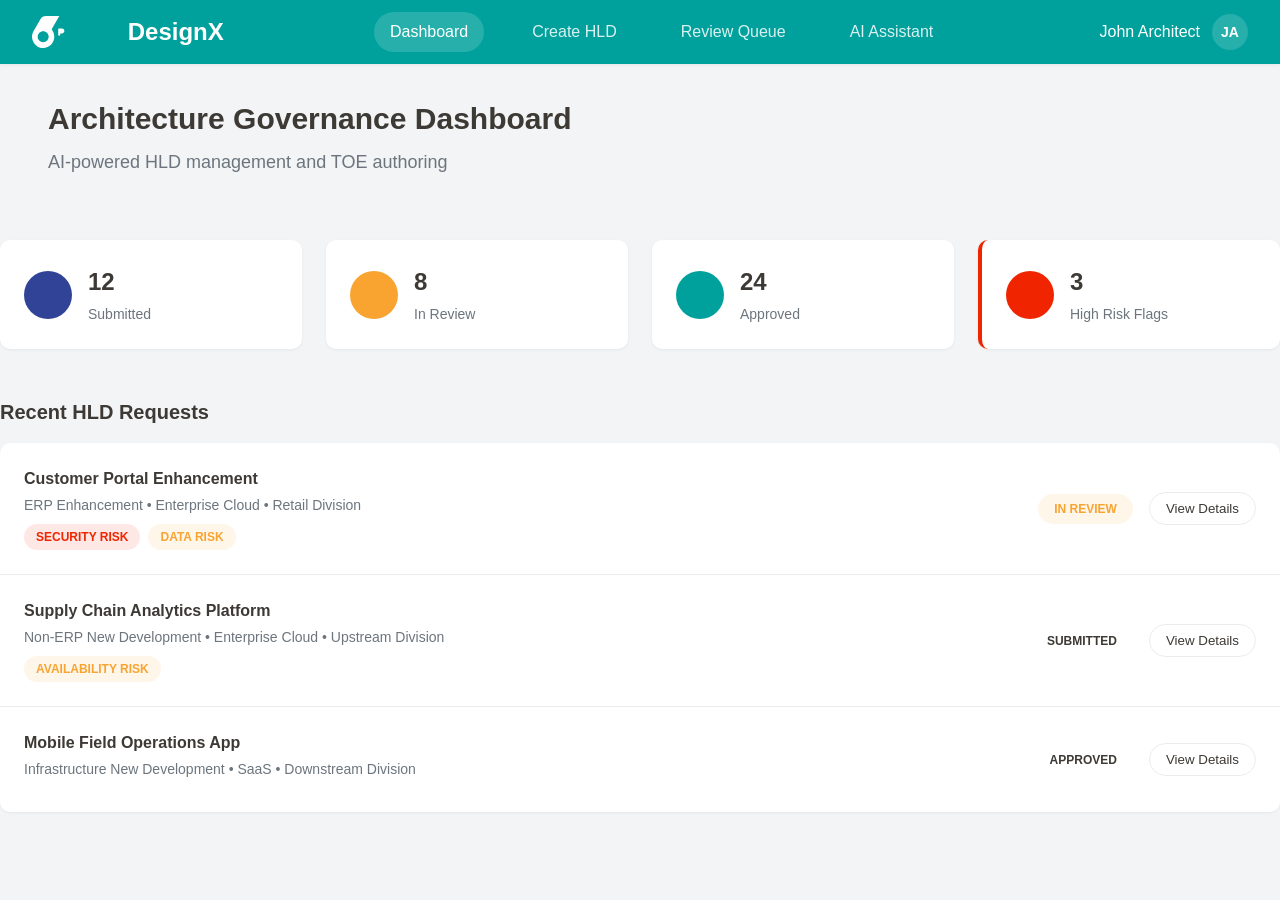
<file: designx-prototype/mockup/index.html>
<!doctype html>
<html lang="en">
  <head>
    <meta charset="UTF-8" />
    <meta name="viewport" content="width=device-width, initial-scale=1.0" />
    <title>DesignX - PETRONAS Architecture Portal</title>
    <link rel="stylesheet" href="style.css" />
  </head>
  <body>
    <!-- Header -->
    <header class="header">
      <div class="header-content">
        <div class="logo">
          <svg viewBox="0 0 220 84.1" class="petronas-logo">
            <g>
              <path
                fill="#fff"
                d="M29.3,84.1c-5.3,0-10.5-1.4-15.1-4.2C5.3,74.5,0,65.1,0,54.8C0,49.6,1.4,44.5,4,40l0,0c0.3-0.6,2.5-4.3,18.1-31.4c3.8-6.5,7.1-8.4,15.7-8.6h0.1h33.9L51.7,34.9l2.7,4.7c2.7,4.6,4.2,9.8,4.2,15.1C58.6,70.9,45.4,84.1,29.3,84.1z"
              />
              <path
                fill="#00A19C"
                d="M43.7,54.8c0,8-6.5,14.4-14.4,14.4c-8,0-14.4-6.5-14.4-14.4c0-8,6.5-14.4,14.4-14.4C37.3,40.4,43.7,46.8,43.7,54.8"
              />
              <g>
                <path
                  fill="#fff"
                  d="M74.1,51.2c0-1.4,0-4.4,0-4.6c0-0.2,0.2-0.5,0.4-0.6c0.1,0,0.2,0,0.3,0c0.7,0,1.3,0,2,0c1.4,0,2.7-0.1,4-0.6c1.4-0.5,2.6-1.3,3.3-2.6c0.8-1.2,1-2.7,0.9-4.1c-0.1-1.1-0.4-2.1-1-3c-1.3-1.9-3.5-2.7-5.7-2.8c-0.3,0-0.6,0-0.9,0c-0.9,0-1.7,0-2.6,0c-1.2,0-2.4,0-3.6,0c-0.9,0-2.3,0-2.3,1.2c0,0.6,0,1.2,0,1.8v15.3L74.1,51.2z"
                />
              </g>
            </g>
          </svg>
          <span class="brand-text">DesignX</span>
        </div>
        <nav class="nav">
          <a href="#dashboard" class="nav-link active">Dashboard</a>
          <a href="create-hld.html" class="nav-link">Create HLD</a>
          <a href="#review" class="nav-link">Review Queue</a>
          <a href="#ai-assistant" class="nav-link">AI Assistant</a>
        </nav>
        <div class="user-info">
          <span class="user-name">John Architect</span>
          <div class="user-avatar">JA</div>
        </div>
      </div>
    </header>

    <!-- Main Content -->
    <main class="main-content">
      <!-- Dashboard View -->
      <div id="dashboard-view" class="view active">
        <div class="dashboard-header">
          <h1>Architecture Governance Dashboard</h1>
          <p class="subtitle">AI-powered HLD management and TOE authoring</p>
        </div>
      </div>
    </main>
  </body>
</html>
            <!-- Status Cards -->
            <div class="status-grid">
                <div class="status-card">
                    <div class="status-icon submitted"></div>
                    <div class="status-info">
                        <h3>12</h3>
                        <p>Submitted</p>
                    </div>
                </div>
                <div class="status-card">
                    <div class="status-icon in-review"></div>
                    <div class="status-info">
                        <h3>8</h3>
                        <p>In Review</p>
                    </div>
                </div>
                <div class="status-card">
                    <div class="status-icon approved"></div>
                    <div class="status-info">
                        <h3>24</h3>
                        <p>Approved</p>
                    </div>
                </div>
                <div class="status-card risk-highlight">
                    <div class="status-icon high-risk"></div>
                    <div class="status-info">
                        <h3>3</h3>
                        <p>High Risk Flags</p>
                    </div>
                </div>
            </div>

            <!-- Recent HLD Requests -->
            <div class="section">
                <h2>Recent HLD Requests</h2>
                <div class="hld-list">
                    <div class="hld-item" data-id="1">
                        <div class="hld-info">
                            <h3>Customer Portal Enhancement</h3>
                            <p>ERP Enhancement • Enterprise Cloud • Retail Division</p>
                            <div class="risk-badges">
                                <span class="risk-badge high">Security Risk</span>
                                <span class="risk-badge medium">Data Risk</span>
                            </div>
                        </div>
                        <div class="hld-status">
                            <span class="status-badge in-review">In Review</span>
                            <button class="btn-secondary" onclick="viewHLD(1)">View Details</button>
                        </div>
                    </div>
                </div>
            </div>
        </div>

        <!-- Review Queue View -->
        <div id="review-view" class="view">
            <div class="review-header">
                <h1>Review Queue</h1>
                <div class="filter-bar">
                    <select class="filter-select">
                        <option>All Risk Levels</option>
                        <option>High Risk Only</option>
                        <option>Medium Risk</option>
                    </select>
                </div>
            </div>
        </div>

        <!-- AI Assistant View -->
        <div id="ai-view" class="view">
            <div class="ai-header">
                <h1>AI Assistant</h1>
                <p>Ask questions about PETRONAS architecture standards and approved HLDs</p>
            </div>
            <div class="chat-container">
                <div class="chat-messages" id="chat-messages">
                    <div class="message ai-message">
                        <div class="message-avatar">🤖</div>
                        <div class="message-content">
                            Hello! I can help you with PETRONAS architecture standards, TOE guidelines, and information from approved HLDs. What would you like to know?
                        </div>
                    </div>
                </div>
                <div class="chat-input">
                    <input type="text" id="chat-input" placeholder="Ask about architecture standards, security requirements...">
                    <button onclick="sendMessage()">Send</button>
                </div>
            </div>
        </div>
    </main>

    <script src="data.js"></script>
    <script src="app.js"></script>
</body>
</html>
</file>
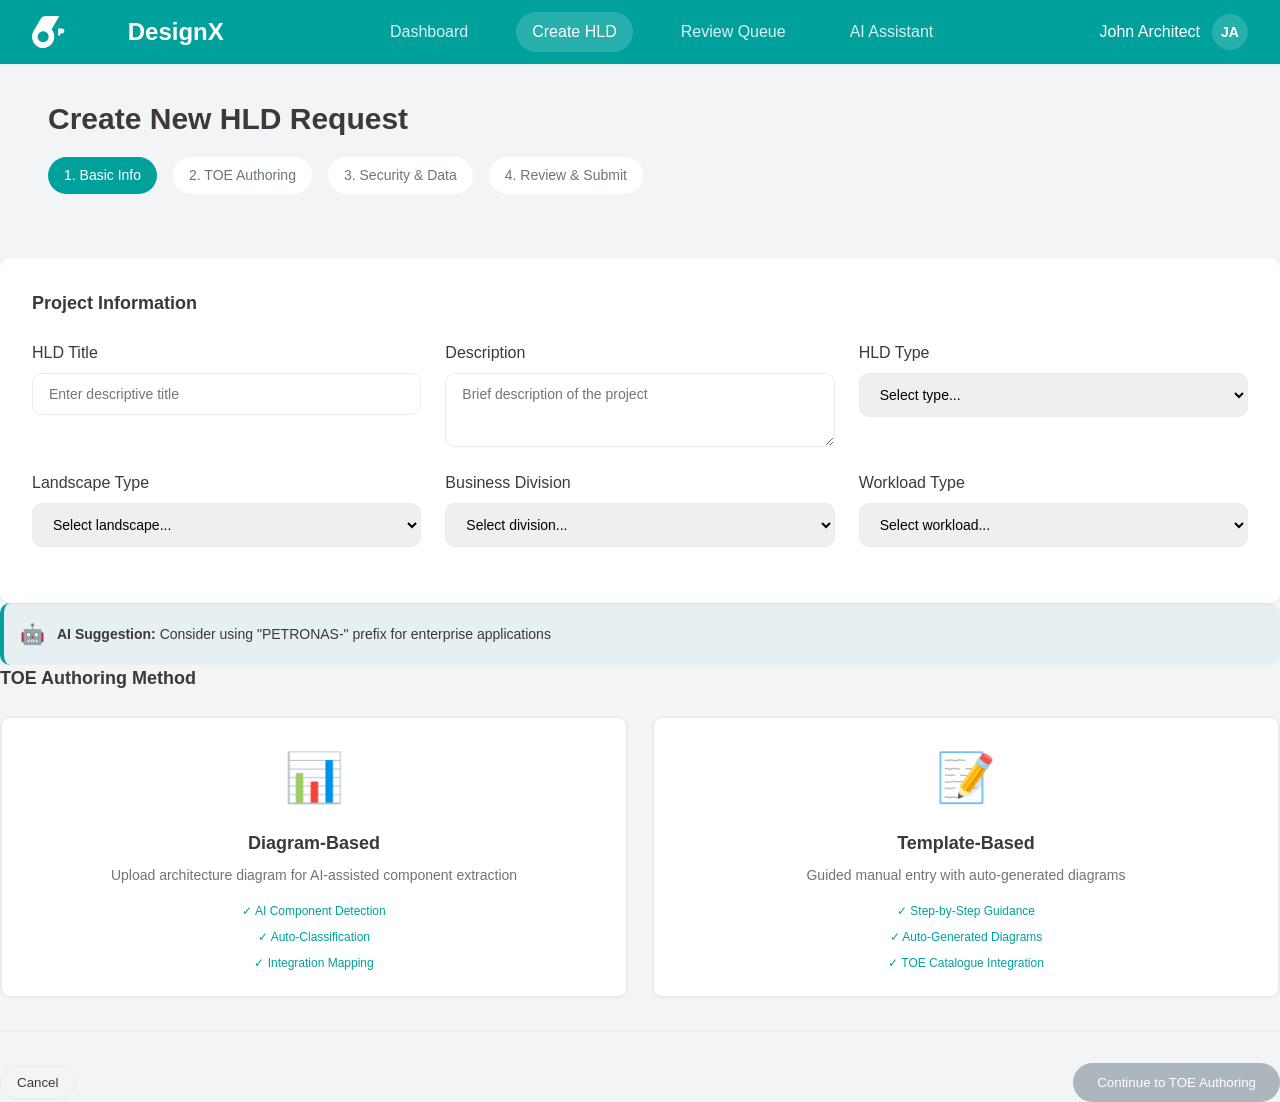
<file: designx-prototype/mockup/create-hld.html>
<!doctype html>
<html lang="en">
  <head>
    <meta charset="UTF-8" />
    <meta name="viewport" content="width=device-width, initial-scale=1.0" />
    <title>Create HLD - DesignX Portal</title>
    <link rel="stylesheet" href="style.css" />
  </head>
  <body>
    <!-- Header -->
    <header class="header">
      <div class="header-content">
        <div class="logo">
          <svg viewBox="0 0 220 84.1" class="petronas-logo">
            <g>
              <path
                fill="#fff"
                d="M29.3,84.1c-5.3,0-10.5-1.4-15.1-4.2C5.3,74.5,0,65.1,0,54.8C0,49.6,1.4,44.5,4,40l0,0c0.3-0.6,2.5-4.3,18.1-31.4c3.8-6.5,7.1-8.4,15.7-8.6h0.1h33.9L51.7,34.9l2.7,4.7c2.7,4.6,4.2,9.8,4.2,15.1C58.6,70.9,45.4,84.1,29.3,84.1z"
              />
              <path
                fill="#00A19C"
                d="M43.7,54.8c0,8-6.5,14.4-14.4,14.4c-8,0-14.4-6.5-14.4-14.4c0-8,6.5-14.4,14.4-14.4C37.3,40.4,43.7,46.8,43.7,54.8"
              />
              <g>
                <path
                  fill="#fff"
                  d="M74.1,51.2c0-1.4,0-4.4,0-4.6c0-0.2,0.2-0.5,0.4-0.6c0.1,0,0.2,0,0.3,0c0.7,0,1.3,0,2,0c1.4,0,2.7-0.1,4-0.6c1.4-0.5,2.6-1.3,3.3-2.6c0.8-1.2,1-2.7,0.9-4.1c-0.1-1.1-0.4-2.1-1-3c-1.3-1.9-3.5-2.7-5.7-2.8c-0.3,0-0.6,0-0.9,0c-0.9,0-1.7,0-2.6,0c-1.2,0-2.4,0-3.6,0c-0.9,0-2.3,0-2.3,1.2c0,0.6,0,1.2,0,1.8v15.3L74.1,51.2z"
                />
              </g>
            </g>
          </svg>
          <span class="brand-text">DesignX</span>
        </div>
        <nav class="nav">
          <a href="index.html" class="nav-link">Dashboard</a>
          <a href="create-hld.html" class="nav-link active">Create HLD</a>
          <a href="#review" class="nav-link">Review Queue</a>
          <a href="#ai-assistant" class="nav-link">AI Assistant</a>
        </nav>
        <div class="user-info">
          <span class="user-name">John Architect</span>
          <div class="user-avatar">JA</div>
        </div>
      </div>
    </header>

    <!-- Main Content -->
    <main class="main-content">
      <div class="create-header">
        <h1>Create New HLD Request</h1>
        <div class="progress-bar">
          <div class="progress-step active">1. Basic Info</div>
          <div class="progress-step">2. TOE Authoring</div>
          <div class="progress-step">3. Security & Data</div>
          <div class="progress-step">4. Review & Submit</div>
        </div>
      </div>
    </main>
  </body>
</html>

<div class="form-container">
  <!-- Section 1: Project Information -->
  <div class="form-section">
    <h3>Project Information</h3>
    <div class="form-grid">
      <div class="form-group">
        <label>HLD Title</label>
        <input
          type="text"
          id="hld-title"
          placeholder="Enter descriptive title"
        />
      </div>
      <div class="form-group">
        <label>Description</label>
        <textarea
          id="hld-description"
          rows="3"
          placeholder="Brief description of the project"
        ></textarea>
      </div>
      <div class="form-group">
        <label>HLD Type</label>
        <select id="hld-type">
          <option value="">Select type...</option>
          <option value="ERP">ERP</option>
          <option value="Infrastructure">Infrastructure</option>
          <option value="Non-ERP">Non-ERP</option>
        </select>
      </div>
      <div class="form-group">
        <label>Landscape Type</label>
        <select id="landscape-type">
          <option value="">Select landscape...</option>
          <option value="Enterprise Cloud">Enterprise Cloud</option>
          <option value="On-Premise">On-Premise</option>
          <option value="SaaS">SaaS</option>
        </select>
      </div>
      <div class="form-group">
        <label>Business Division</label>
        <select id="business-division">
          <option value="">Select division...</option>
          <option value="Upstream Division">Upstream Division</option>
          <option value="Downstream Division">Downstream Division</option>
          <option value="Retail Division">Retail Division</option>
          <option value="Gas & New Energy Division">
            Gas & New Energy Division
          </option>
          <option value="Corporate Functions">Corporate Functions</option>
        </select>
      </div>
      <div class="form-group">
        <label>Workload Type</label>
        <select id="workload-type">
          <option value="">Select workload...</option>
          <option value="New Development">New Development</option>
          <option value="Enhancement">Enhancement</option>
          <option value="Rollout">Rollout</option>
        </select>
      </div>
    </div>
  </div>
</div>

<!-- Section 2: New Development - Auto Parent ID (FR-05) -->
<div id="new-dev-section" class="form-section" style="display: none">
  <div class="section-header-row">
    <h3>🆕 New Parent HLD</h3>
    <span class="badge-auto">Auto-Generated</span>
  </div>
  <div class="new-parent-box">
    <div class="new-parent-box-inner">
      <div class="new-parent-id-row">
        <span class="label-muted">Assigned Parent ID</span>
        <span class="parent-id-value" id="generated-parent-id"></span>
      </div>
      <p class="new-parent-desc">
        This New Development request will become a <strong>parent HLD</strong>.
        Future Enhancement and Rollout requests can reference this ID for
        version control and architectural lineage.
      </p>
      <div class="lineage-diagram">
        <div class="lineage-node parent-node">
          <span class="node-icon">📋</span>
          <span>This HLD (Parent)</span>
        </div>
        <div class="lineage-connector">↓</div>
        <div class="lineage-node child-node">
          <span class="node-icon">🔄</span>
          <span>Future Enhancement / Rollout HLDs</span>
        </div>
      </div>
    </div>
  </div>
</div>

<!-- Section 3: Enhancement/Rollout - Parent Selection (FR-06, FR-07) -->
<div id="parent-hld-section" class="form-section" style="display: none">
  <div class="section-header-row">
    <h3>🔗 Parent HLD Selection</h3>
    <span class="badge-required">Required</span>
  </div>
  <p class="section-desc">
    Enhancement and Rollout requests must be linked to an existing approved
    parent HLD for versioning control.
  </p>

  <div class="parent-search-wrap">
    <div class="form-group">
      <label>Search Approved Parent HLDs</label>
      <input
        type="text"
        id="parent-search"
        placeholder="Search by title, ID, division, or keywords..."
      />
      <span class="search-hint"
        >💡 Try: "Customer Portal", "Supply Chain", "Mobile", or a division
        name</span
      >
    </div>
    <div id="search-results" class="search-results-dropdown"></div>
  </div>

  <div
    id="selected-parent-display"
    class="selected-parent-display"
    style="display: none"
  >
    <div class="selected-parent-header">
      <span>✅ Selected Parent HLD</span>
      <button type="button" class="btn-change" onclick="clearParentSelection()">
        Change
      </button>
    </div>
    <div id="selected-parent-card"></div>
  </div>

  <div id="relationship-preview" style="display: none"></div>
</div>

        <!-- AI Suggestions -->
        <div class="ai-suggestions" id="ai-suggestions">
          <div class="ai-icon">🤖</div>
          <div class="suggestion-text">
            <strong>AI Suggestion:</strong> Consider using "PETRONAS-" prefix for enterprise applications
          </div>
        </div>

        <!-- Section 4: TOE Authoring Method -->
        <div class="form-section">
          <h3>TOE Authoring Method</h3>
          <div class="toe-method-selection">
            <div class="method-card" data-method="diagram">
              <div class="method-icon">📊</div>
              <h4>Diagram-Based</h4>
              <p>Upload architecture diagram for AI-assisted component extraction</p>
              <div class="method-features">
                <span class="feature">✓ AI Component Detection</span>
                <span class="feature">✓ Auto-Classification</span>
                <span class="feature">✓ Integration Mapping</span>
              </div>
            </div>
            <div class="method-card" data-method="template">
              <div class="method-icon">📝</div>
              <h4>Template-Based</h4>
              <p>Guided manual entry with auto-generated diagrams</p>
              <div class="method-features">
                <span class="feature">✓ Step-by-Step Guidance</span>
                <span class="feature">✓ Auto-Generated Diagrams</span>
                <span class="feature">✓ TOE Catalogue Integration</span>
              </div>
            </div>
          </div>
        </div>

        <!-- Form Actions -->
        <div class="form-actions">
          <button class="btn-secondary" onclick="window.location.href='index.html'">Cancel</button>
          <button class="btn-primary" id="btn-continue" disabled onclick="nextStep()">Continue to TOE Authoring</button>
        </div>
      </div>
    </main>

    <script src="data.js"></script>
    <script src="create-hld.js"></script>
  </body>
</html>
</file>
<file: designx-prototype/mockup/style.css>
/* PETRONAS DesignX Styles */
:root {
  --petronas-emerald: #00a19c;
  --petronas-emerald-dark: #00615e;
  --petronas-deep-grey: #3d3935;
  --petronas-purple: #763f98;
  --petronas-blue: #314396;
  --petronas-gold: #f9a330;
  --petronas-red: #f02500;

  --bg-primary: #f2f4f6;
  --bg-white: #ffffff;
  --border-light: #e9ecef;
  --text-primary: #3d3935;
  --text-secondary: #6c757d;
  --text-muted: #adb5bd;

  --radius-card: 10px;
  --radius-pill: 100px;
  --shadow: 0 1px 3px rgba(0, 0, 0, 0.06);
  --shadow-hover: 0 4px 16px rgba(0, 0, 0, 0.08);
  --transition: all 300ms ease;
}

* {
  margin: 0;
  padding: 0;
  box-sizing: border-box;
}

body {
  font-family: -apple-system, BlinkMacSystemFont, "Segoe UI", sans-serif;
  font-weight: 300;
  background: var(--bg-primary);
  color: var(--text-primary);
  line-height: 1.5;
}

/* Header */
.header {
  background: var(--petronas-emerald);
  color: white;
  padding: 0 2rem;
  box-shadow: var(--shadow);
  position: sticky;
  top: 0;
  z-index: 100;
}

.header-content {
  display: flex;
  align-items: center;
  justify-content: space-between;
  max-width: 1400px;
  margin: 0 auto;
  height: 64px;
}

.logo {
  display: flex;
  align-items: center;
  gap: 12px;
}

.petronas-logo {
  height: 32px;
  width: auto;
}

.brand-text {
  font-size: 24px;
  font-weight: 700;
  color: white;
}
.nav {
  display: flex;
  gap: 2rem;
}

.nav-link {
  color: rgba(255, 255, 255, 0.85);
  text-decoration: none;
  font-weight: 500;
  padding: 8px 16px;
  border-radius: var(--radius-pill);
  transition: var(--transition);
}

.nav-link:hover,
.nav-link.active {
  background: rgba(255, 255, 255, 0.15);
  color: white;
}

.user-info {
  display: flex;
  align-items: center;
  gap: 12px;
}

.user-name {
  font-weight: 500;
}

.user-avatar {
  width: 36px;
  height: 36px;
  background: rgba(255, 255, 255, 0.15);
  border-radius: 50%;
  display: flex;
  align-items: center;
  justify-content: center;
  font-weight: 600;
  font-size: 14px;
}

/* Main Content */
.main-content {
  max-width: 1400px;
  margin: 0 auto;
  padding: 2rem 3rem;
}

.view {
  display: none;
}

.view.active {
  display: block;
}

/* Dashboard */
.dashboard-header {
  margin-bottom: 2rem;
}

.dashboard-header h1 {
  font-size: 30px;
  font-weight: 700;
  color: var(--text-primary);
  margin-bottom: 8px;
}

.subtitle {
  font-size: 18px;
  color: var(--text-secondary);
}

.status-grid {
  display: grid;
  grid-template-columns: repeat(auto-fit, minmax(250px, 1fr));
  gap: 1.5rem;
  margin-bottom: 3rem;
}

.status-card {
  background: var(--bg-white);
  padding: 1.5rem;
  border-radius: var(--radius-card);
  box-shadow: var(--shadow);
  display: flex;
  align-items: center;
  gap: 1rem;
  transition: var(--transition);
}

.status-card:hover {
  box-shadow: var(--shadow-hover);
}

.status-card.risk-highlight {
  border-left: 4px solid var(--petronas-red);
}

.status-icon {
  width: 48px;
  height: 48px;
  border-radius: 50%;
  display: flex;
  align-items: center;
  justify-content: center;
  font-weight: 700;
  color: white;
}

.status-icon.submitted {
  background: var(--petronas-blue);
}
.status-icon.in-review {
  background: var(--petronas-gold);
}
.status-icon.approved {
  background: var(--petronas-emerald);
}
.status-icon.high-risk {
  background: var(--petronas-red);
}

.status-info h3 {
  font-size: 24px;
  font-weight: 700;
  margin-bottom: 4px;
}

.status-info p {
  color: var(--text-secondary);
  font-size: 14px;
}
/* HLD List */
.section {
  margin-bottom: 2rem;
}

.section h2 {
  font-size: 20px;
  font-weight: 700;
  margin-bottom: 1rem;
}

.hld-list {
  background: var(--bg-white);
  border-radius: var(--radius-card);
  box-shadow: var(--shadow);
  overflow: hidden;
}

.hld-item {
  padding: 1.5rem;
  border-bottom: 1px solid var(--border-light);
  display: flex;
  justify-content: space-between;
  align-items: center;
  cursor: pointer;
  transition: var(--transition);
}

.hld-item:hover {
  background: #f9fafb;
}

.hld-item:last-child {
  border-bottom: none;
}

.hld-info h3 {
  font-size: 16px;
  font-weight: 700;
  margin-bottom: 4px;
}

.hld-info p {
  color: var(--text-secondary);
  font-size: 14px;
  margin-bottom: 8px;
}

.risk-badges {
  display: flex;
  gap: 8px;
}

.risk-badge {
  padding: 4px 12px;
  border-radius: var(--radius-pill);
  font-size: 12px;
  font-weight: 700;
  text-transform: uppercase;
}

.risk-badge.high {
  background: rgba(240, 37, 0, 0.1);
  color: var(--petronas-red);
}

.risk-badge.medium {
  background: rgba(249, 163, 48, 0.1);
  color: var(--petronas-gold);
}

.hld-status {
  display: flex;
  align-items: center;
  gap: 1rem;
}

.status-badge {
  padding: 6px 16px;
  border-radius: var(--radius-pill);
  font-size: 12px;
  font-weight: 700;
  text-transform: uppercase;
}

.status-badge.in-review {
  background: rgba(249, 163, 48, 0.1);
  color: var(--petronas-gold);
}

.btn-secondary {
  padding: 8px 16px;
  background: transparent;
  border: 1px solid var(--border-light);
  border-radius: var(--radius-pill);
  color: var(--text-primary);
  font-weight: 500;
  cursor: pointer;
  transition: var(--transition);
}

.btn-secondary:hover {
  background: var(--petronas-emerald);
  color: white;
  border-color: var(--petronas-emerald);
}

/* Create HLD Form */
.create-header {
  margin-bottom: 2rem;
}

.create-header h1 {
  font-size: 30px;
  font-weight: 700;
  margin-bottom: 1rem;
}

.progress-bar {
  display: flex;
  gap: 1rem;
}

.progress-step {
  padding: 8px 16px;
  background: var(--bg-white);
  border-radius: var(--radius-pill);
  font-size: 14px;
  font-weight: 500;
  color: var(--text-secondary);
}

.progress-step.active {
  background: var(--petronas-emerald);
  color: white;
}
.form-container {
  background: var(--bg-white);
  border-radius: var(--radius-card);
  box-shadow: var(--shadow);
  padding: 2rem;
}

.form-section h3 {
  font-size: 18px;
  font-weight: 700;
  margin-bottom: 1.5rem;
}

.form-grid {
  display: grid;
  grid-template-columns: repeat(auto-fit, minmax(300px, 1fr));
  gap: 1.5rem;
  margin-bottom: 1.5rem;
}

.form-group {
  display: flex;
  flex-direction: column;
  gap: 8px;
}

.form-group label {
  font-weight: 500;
  color: var(--text-primary);
}

.form-group input,
.form-group select {
  padding: 12px 16px;
  border: 1px solid var(--border-light);
  border-radius: var(--radius-card);
  font-size: 14px;
  transition: var(--transition);
}

.form-group input:focus,
.form-group select:focus {
  outline: none;
  border-color: var(--petronas-emerald);
  box-shadow: 0 0 0 0.25rem rgba(0, 161, 156, 0.25);
}

.ai-suggestions {
  display: flex;
  align-items: center;
  gap: 12px;
  padding: 16px;
  background: rgba(0, 161, 156, 0.05);
  border-radius: var(--radius-card);
  border-left: 4px solid var(--petronas-emerald);
}

.ai-icon {
  font-size: 20px;
}

.suggestion-text {
  font-size: 14px;
  color: var(--text-primary);
}

/* AI Assistant */
.ai-header {
  margin-bottom: 2rem;
}

.ai-header h1 {
  font-size: 30px;
  font-weight: 700;
  margin-bottom: 8px;
}

.ai-header p {
  color: var(--text-secondary);
  font-size: 16px;
}

.chat-container {
  background: var(--bg-white);
  border-radius: var(--radius-card);
  box-shadow: var(--shadow);
  height: 600px;
  display: flex;
  flex-direction: column;
}

.chat-messages {
  flex: 1;
  padding: 1.5rem;
  overflow-y: auto;
}

.message {
  display: flex;
  gap: 12px;
  margin-bottom: 1.5rem;
}

.message-avatar {
  width: 36px;
  height: 36px;
  border-radius: 50%;
  background: var(--petronas-emerald);
  display: flex;
  align-items: center;
  justify-content: center;
  font-size: 16px;
  flex-shrink: 0;
}

.message-content {
  background: #f8f9fa;
  padding: 12px 16px;
  border-radius: var(--radius-card);
  max-width: 70%;
  font-size: 14px;
  line-height: 1.4;
}

.ai-message .message-content {
  background: rgba(0, 161, 156, 0.05);
}

.chat-input {
  padding: 1.5rem;
  border-top: 1px solid var(--border-light);
  display: flex;
  gap: 12px;
}

.chat-input input {
  flex: 1;
  padding: 12px 16px;
  border: 1px solid var(--border-light);
  border-radius: var(--radius-pill);
  font-size: 14px;
}

.chat-input button {
  padding: 12px 24px;
  background: var(--petronas-emerald);
  color: white;
  border: none;
  border-radius: var(--radius-pill);
  font-weight: 500;
  cursor: pointer;
  transition: var(--transition);
}

.chat-input button:hover {
  background: var(--petronas-emerald-dark);
}

/* Responsive */
@media (max-width: 768px) {
  .header-content {
    padding: 0 1rem;
  }

  .nav {
    display: none;
  }

  .main-content {
    padding: 1rem;
  }

  .form-grid {
    grid-template-columns: 1fr;
  }
}
/* Modal Styles */
.modal-overlay {
  position: fixed;
  top: 0;
  left: 0;
  width: 100%;
  height: 100%;
  background: rgba(0, 0, 0, 0.5);
  display: flex;
  align-items: center;
  justify-content: center;
  z-index: 1000;
}

.modal-content {
  background: var(--bg-white);
  border-radius: var(--radius-card);
  box-shadow: 0 20px 60px rgba(0, 0, 0, 0.2);
  max-width: 800px;
  width: 90%;
  max-height: 80vh;
  overflow-y: auto;
}

.modal-header {
  padding: 1.5rem;
  border-bottom: 1px solid var(--border-light);
  display: flex;
  justify-content: space-between;
  align-items: center;
}

.modal-header h2 {
  font-size: 20px;
  font-weight: 700;
  margin: 0;
}

.modal-close {
  background: none;
  border: none;
  font-size: 24px;
  cursor: pointer;
  color: var(--text-secondary);
  padding: 0;
  width: 32px;
  height: 32px;
  display: flex;
  align-items: center;
  justify-content: center;
  border-radius: 50%;
  transition: var(--transition);
}

.modal-close:hover {
  background: var(--border-light);
}

.modal-body {
  padding: 1.5rem;
}

.detail-section {
  margin-bottom: 2rem;
}

.detail-section h3 {
  font-size: 16px;
  font-weight: 700;
  margin-bottom: 1rem;
  color: var(--petronas-emerald);
}

.detail-grid {
  display: grid;
  grid-template-columns: repeat(auto-fit, minmax(200px, 1fr));
  gap: 1rem;
}

.detail-grid > div {
  font-size: 14px;
}

.toe-components {
  display: flex;
  flex-direction: column;
  gap: 8px;
}

.toe-component {
  display: flex;
  justify-content: space-between;
  align-items: center;
  padding: 12px 16px;
  background: #f8f9fa;
  border-radius: var(--radius-card);
  border-left: 4px solid var(--border-light);
}

.toe-component.approved {
  border-left-color: var(--petronas-emerald);
  background: rgba(0, 161, 156, 0.05);
}

.toe-component.flagged {
  border-left-color: var(--petronas-gold);
  background: rgba(249, 163, 48, 0.05);
}

.toe-component.requires-approval {
  border-left-color: var(--petronas-red);
  background: rgba(240, 37, 0, 0.05);
}

.component-name {
  font-weight: 500;
}

.component-classification {
  font-size: 12px;
  color: var(--text-secondary);
}

.component-status {
  font-size: 12px;
  font-weight: 700;
  text-transform: uppercase;
}

.risk-details {
  display: flex;
  flex-direction: column;
  gap: 1rem;
}

.risk-detail {
  padding: 16px;
  border-radius: var(--radius-card);
  border-left: 4px solid var(--border-light);
}

.risk-detail.high {
  border-left-color: var(--petronas-red);
  background: rgba(240, 37, 0, 0.05);
}

.risk-detail.medium {
  border-left-color: var(--petronas-gold);
  background: rgba(249, 163, 48, 0.05);
}

.risk-detail.low {
  border-left-color: var(--petronas-emerald);
  background: rgba(0, 161, 156, 0.05);
}

.risk-header {
  display: flex;
  justify-content: space-between;
  align-items: center;
  margin-bottom: 8px;
}

.risk-type {
  font-weight: 700;
  font-size: 14px;
}

.risk-level {
  font-size: 12px;
  font-weight: 700;
  padding: 4px 8px;
  border-radius: var(--radius-pill);
  background: rgba(255, 255, 255, 0.8);
}

.risk-reason {
  font-size: 14px;
  color: var(--text-secondary);
  margin: 0;
}

/* Review Queue Styles */
.review-list {
  display: flex;
  flex-direction: column;
  gap: 1.5rem;
}

.review-item {
  background: var(--bg-white);
  border-radius: var(--radius-card);
  box-shadow: var(--shadow);
  overflow: hidden;
}

.review-card {
  padding: 1.5rem;
}

.review-header-info {
  display: flex;
  justify-content: space-between;
  align-items: center;
  margin-bottom: 1rem;
}

.review-header-info h3 {
  font-size: 18px;
  font-weight: 700;
  margin: 0;
}

.review-status {
  padding: 6px 12px;
  border-radius: var(--radius-pill);
  font-size: 12px;
  font-weight: 700;
  text-transform: uppercase;
}

.review-status.submitted {
  background: rgba(49, 67, 150, 0.1);
  color: var(--petronas-blue);
}

.review-status.in-review {
  background: rgba(249, 163, 48, 0.1);
  color: var(--petronas-gold);
}

.review-details {
  margin-bottom: 1.5rem;
  font-size: 14px;
  color: var(--text-secondary);
}

.review-details p {
  margin-bottom: 4px;
}

.risk-analysis {
  margin-bottom: 1.5rem;
}

.risk-analysis h4 {
  font-size: 16px;
  font-weight: 700;
  margin-bottom: 1rem;
  color: var(--petronas-emerald);
}

.risk-item {
  display: flex;
  justify-content: space-between;
  align-items: flex-start;
  padding: 12px 16px;
  margin-bottom: 8px;
  border-radius: var(--radius-card);
  border-left: 4px solid var(--border-light);
}

.risk-item.high {
  border-left-color: var(--petronas-red);
  background: rgba(240, 37, 0, 0.05);
}

.risk-item.medium {
  border-left-color: var(--petronas-gold);
  background: rgba(249, 163, 48, 0.05);
}

.risk-item .risk-type {
  font-weight: 700;
  font-size: 14px;
  min-width: 120px;
}

.risk-item .risk-reason {
  font-size: 14px;
  color: var(--text-secondary);
  flex: 1;
  margin-left: 1rem;
}

.no-risks {
  color: var(--text-secondary);
  font-style: italic;
  margin: 0;
}

.review-actions {
  display: flex;
  gap: 1rem;
  flex-wrap: wrap;
}

.btn-approve {
  padding: 10px 20px;
  background: var(--petronas-emerald);
  color: white;
  border: none;
  border-radius: var(--radius-pill);
  font-weight: 500;
  cursor: pointer;
  transition: var(--transition);
}

.btn-approve:hover {
  background: var(--petronas-emerald-dark);
}

.btn-reject {
  padding: 10px 20px;
  background: var(--petronas-red);
  color: white;
  border: none;
  border-radius: var(--radius-pill);
  font-weight: 500;
  cursor: pointer;
  transition: var(--transition);
}

.btn-reject:hover {
  background: #d91e00;
}

/* Notifications */
.notification {
  position: fixed;
  top: 20px;
  right: 20px;
  padding: 12px 20px;
  border-radius: var(--radius-card);
  color: white;
  font-weight: 500;
  z-index: 1100;
  animation: slideIn 0.3s ease;
}

.notification.success {
  background: var(--petronas-emerald);
}

.notification.warning {
  background: var(--petronas-gold);
}

.notification.error {
  background: var(--petronas-red);
}

@keyframes slideIn {
  from {
    transform: translateX(100%);
    opacity: 0;
  }
  to {
    transform: translateX(0);
    opacity: 1;
  }
}

/* Filter Bar */
.filter-bar {
  display: flex;
  gap: 1rem;
  align-items: center;
}

.filter-select {
  padding: 8px 16px;
  border: 1px solid var(--border-light);
  border-radius: var(--radius-pill);
  background: var(--bg-white);
  font-size: 14px;
  cursor: pointer;
}

.filter-select:focus {
  outline: none;
  border-color: var(--petronas-emerald);
}
/* Create HLD Page Specific Styles */
.form-group textarea {
  padding: 12px 16px;
  border: 1px solid var(--border-light);
  border-radius: var(--radius-card);
  font-size: 14px;
  font-family: inherit;
  resize: vertical;
  transition: var(--transition);
}

.form-group textarea:focus {
  outline: none;
  border-color: var(--petronas-emerald);
  box-shadow: 0 0 0 0.25rem rgba(0, 161, 156, 0.25);
}

.toe-method-selection {
  display: grid;
  grid-template-columns: repeat(auto-fit, minmax(300px, 1fr));
  gap: 1.5rem;
  margin-bottom: 2rem;
}

.method-card {
  background: var(--bg-white);
  border: 2px solid var(--border-light);
  border-radius: var(--radius-card);
  padding: 1.5rem;
  text-align: center;
  cursor: pointer;
  transition: var(--transition);
}

.method-card:hover {
  border-color: var(--petronas-emerald);
  box-shadow: var(--shadow-hover);
}

.method-card.selected {
  border-color: var(--petronas-emerald);
  background: rgba(0, 161, 156, 0.05);
}

.method-icon {
  font-size: 48px;
  margin-bottom: 1rem;
}

.method-card h4 {
  font-size: 18px;
  font-weight: 700;
  margin-bottom: 0.5rem;
  color: var(--text-primary);
}

.method-card p {
  color: var(--text-secondary);
  margin-bottom: 1rem;
  font-size: 14px;
}

.method-features {
  display: flex;
  flex-direction: column;
  gap: 0.5rem;
}

.feature {
  font-size: 12px;
  color: var(--petronas-emerald);
  font-weight: 500;
}

.form-actions {
  display: flex;
  justify-content: space-between;
  align-items: center;
  padding-top: 2rem;
  border-top: 1px solid var(--border-light);
  margin-top: 2rem;
}

.btn-primary {
  padding: 12px 24px;
  background: var(--petronas-emerald);
  color: white;
  border: none;
  border-radius: var(--radius-pill);
  font-weight: 500;
  cursor: pointer;
  transition: var(--transition);
}

.btn-primary:hover {
  background: var(--petronas-emerald-dark);
}

.btn-primary:disabled {
  background: var(--text-muted);
  cursor: not-allowed;
}

/* Update responsive styles for create page */
@media (max-width: 768px) {
  .toe-method-selection {
    grid-template-columns: 1fr;
  }

  .form-actions {
    flex-direction: column;
    gap: 1rem;
  }

  .form-actions button {
    width: 100%;
  }
}
/* Demo Overlay Styles */
.demo-overlay {
  position: fixed;
  top: 0;
  left: 0;
  width: 100%;
  height: 100%;
  background: rgba(0, 0, 0, 0.7);
  display: flex;
  align-items: center;
  justify-content: center;
  z-index: 1000;
}

.demo-content {
  background: var(--bg-white);
  border-radius: var(--radius-card);
  padding: 2rem;
  max-width: 500px;
  width: 90%;
  text-align: center;
}

.demo-content h3 {
  color: var(--petronas-emerald);
  margin-bottom: 1rem;
  font-size: 20px;
}

.demo-content p {
  margin-bottom: 1rem;
  color: var(--text-secondary);
}

.demo-content ul {
  text-align: left;
  margin-bottom: 1.5rem;
  padding-left: 1.5rem;
}

.demo-content li {
  margin-bottom: 0.5rem;
  color: var(--text-primary);
}

.demo-content button {
  padding: 10px 20px;
  background: var(--petronas-emerald);
  color: white;
  border: none;
  border-radius: var(--radius-pill);
  font-weight: 500;
  cursor: pointer;
  transition: var(--transition);
}

.demo-content button:hover {
  background: var(--petronas-emerald-dark);
}
/* ── FR-05/06/07: Workload Type & Parent-Child Styles ────── */

.section-header-row {
  display: flex;
  justify-content: space-between;
  align-items: center;
  margin-bottom: 0.75rem;
}

.section-header-row h3 {
  margin: 0;
  font-size: 18px;
  font-weight: 700;
}

.badge-required {
  background: var(--petronas-red);
  color: #fff;
  font-size: 11px;
  font-weight: 700;
  padding: 3px 10px;
  border-radius: var(--radius-pill);
  text-transform: uppercase;
  letter-spacing: 0.5px;
}

.badge-auto {
  background: var(--petronas-emerald);
  color: #fff;
  font-size: 11px;
  font-weight: 700;
  padding: 3px 10px;
  border-radius: var(--radius-pill);
  text-transform: uppercase;
  letter-spacing: 0.5px;
}

.section-desc {
  color: var(--text-secondary);
  font-size: 14px;
  margin-bottom: 1.25rem;
}

/* New Development Parent Box */
.new-parent-box {
  background: linear-gradient(
    135deg,
    rgba(0, 161, 156, 0.04) 0%,
    rgba(0, 161, 156, 0.1) 100%
  );
  border: 2px solid rgba(0, 161, 156, 0.2);
  border-radius: var(--radius-card);
  overflow: hidden;
}

.new-parent-box::before {
  content: "";
  display: block;
  height: 4px;
  background: linear-gradient(
    90deg,
    var(--petronas-emerald) 0%,
    var(--petronas-purple) 100%
  );
}

.new-parent-box-inner {
  padding: 1.5rem;
}

.new-parent-id-row {
  display: flex;
  align-items: center;
  gap: 1rem;
  margin-bottom: 1rem;
}

.label-muted {
  font-size: 13px;
  color: var(--text-secondary);
  font-weight: 500;
}

.parent-id-value {
  font-family: "Courier New", monospace;
  font-size: 16px;
  font-weight: 700;
  color: var(--petronas-emerald);
  background: rgba(0, 161, 156, 0.1);
  padding: 4px 12px;
  border-radius: 6px;
}

.new-parent-desc {
  font-size: 14px;
  color: var(--text-primary);
  margin-bottom: 1.25rem;
  line-height: 1.5;
}

/* Lineage Diagram */
.lineage-diagram {
  background: rgba(255, 255, 255, 0.6);
  border: 1px dashed rgba(0, 161, 156, 0.3);
  border-radius: var(--radius-card);
  padding: 1rem;
}

.lineage-node {
  display: flex;
  align-items: center;
  gap: 0.75rem;
  padding: 0.75rem 1rem;
  border-radius: var(--radius-card);
  font-size: 14px;
  font-weight: 500;
}

.lineage-node.parent-node {
  background: rgba(0, 161, 156, 0.1);
  border-left: 4px solid var(--petronas-emerald);
}

.lineage-node.child-node {
  background: rgba(118, 63, 152, 0.1);
  border-left: 4px solid var(--petronas-purple);
}

.node-icon {
  font-size: 18px;
}

.lineage-connector {
  text-align: center;
  font-size: 18px;
  color: var(--petronas-emerald);
  font-weight: 700;
  padding: 0.25rem 0;
}

/* Parent Search */
.parent-search-wrap {
  position: relative;
  margin-bottom: 1rem;
}

.search-hint {
  display: block;
  font-size: 12px;
  color: var(--text-muted);
  margin-top: 6px;
  font-style: italic;
}

.search-results-dropdown {
  display: none;
  position: absolute;
  left: 0;
  right: 0;
  top: 100%;
  background: var(--bg-white);
  border: 1px solid var(--border-light);
  border-radius: var(--radius-card);
  box-shadow: 0 8px 24px rgba(0, 0, 0, 0.12);
  max-height: 320px;
  overflow-y: auto;
  z-index: 20;
}

.search-count {
  padding: 8px 16px;
  font-size: 12px;
  font-weight: 600;
  color: #fff;
  background: linear-gradient(
    135deg,
    var(--petronas-emerald),
    var(--petronas-purple)
  );
}

.search-result-row {
  padding: 12px 16px;
  border-bottom: 1px solid var(--border-light);
  cursor: pointer;
  transition: background 0.15s ease;
}

.search-result-row:last-child {
  border-bottom: none;
}

.search-result-row:hover {
  background: rgba(0, 161, 156, 0.05);
}

.sr-top {
  display: flex;
  justify-content: space-between;
  align-items: center;
  margin-bottom: 4px;
}

.sr-title {
  font-weight: 600;
  font-size: 14px;
  color: var(--text-primary);
}

.sr-id {
  font-size: 11px;
  font-weight: 600;
  color: var(--petronas-emerald);
  background: rgba(0, 161, 156, 0.1);
  padding: 2px 8px;
  border-radius: var(--radius-pill);
}

.sr-meta {
  font-size: 12px;
  color: var(--text-secondary);
  margin-bottom: 4px;
}

.sr-desc {
  font-size: 13px;
  color: var(--text-muted);
  line-height: 1.3;
}

.search-no-results {
  padding: 16px;
  text-align: center;
  color: var(--text-muted);
  font-style: italic;
  font-size: 14px;
}

/* Selected Parent Display */
.selected-parent-display {
  margin-top: 1rem;
}

.selected-parent-header {
  display: flex;
  justify-content: space-between;
  align-items: center;
  margin-bottom: 0.75rem;
  font-weight: 700;
  color: var(--petronas-emerald);
}

.btn-change {
  padding: 6px 14px;
  background: transparent;
  border: 1px solid var(--border-light);
  border-radius: var(--radius-pill);
  color: var(--text-secondary);
  font-size: 12px;
  font-weight: 500;
  cursor: pointer;
  transition: var(--transition);
}

.btn-change:hover {
  background: var(--petronas-red);
  color: #fff;
  border-color: var(--petronas-red);
}

.sp-card {
  background: rgba(0, 161, 156, 0.05);
  border: 2px solid rgba(0, 161, 156, 0.2);
  border-radius: var(--radius-card);
  padding: 1.25rem;
}

.sp-top {
  display: flex;
  justify-content: space-between;
  align-items: center;
  margin-bottom: 1rem;
}

.sp-top strong {
  font-size: 16px;
}

.sp-id {
  font-size: 12px;
  font-weight: 600;
  color: var(--petronas-emerald);
  background: rgba(0, 161, 156, 0.15);
  padding: 3px 10px;
  border-radius: var(--radius-pill);
}

.sp-grid {
  display: grid;
  grid-template-columns: repeat(auto-fit, minmax(180px, 1fr));
  gap: 0.5rem;
  margin-bottom: 1rem;
  font-size: 13px;
}

.sp-label {
  font-weight: 600;
  color: var(--text-secondary);
}

.sp-desc {
  font-size: 14px;
  color: var(--text-primary);
  line-height: 1.4;
  padding-top: 0.75rem;
  border-top: 1px solid rgba(0, 161, 156, 0.15);
}

/* Relationship Preview */
.rel-preview {
  background: rgba(0, 161, 156, 0.03);
  border: 2px dashed rgba(0, 161, 156, 0.25);
  border-radius: var(--radius-card);
  padding: 1.25rem;
  margin-top: 1rem;
}

.rel-preview h4 {
  margin: 0 0 1rem 0;
  font-size: 14px;
  font-weight: 700;
  color: var(--petronas-emerald);
}

.rel-chain {
  display: flex;
  flex-direction: column;
  gap: 0.25rem;
}

.rel-node {
  display: flex;
  align-items: center;
  gap: 0.75rem;
  padding: 0.75rem 1rem;
  border-radius: var(--radius-card);
}

.rel-parent {
  background: rgba(0, 161, 156, 0.1);
  border-left: 4px solid var(--petronas-emerald);
}

.rel-child {
  background: rgba(118, 63, 152, 0.1);
  border-left: 4px solid var(--petronas-purple);
}

.rel-icon {
  font-size: 20px;
  flex-shrink: 0;
}

.rel-node strong {
  display: block;
  font-size: 14px;
  margin-bottom: 2px;
}

.rel-meta {
  display: block;
  font-size: 12px;
  color: var(--text-secondary);
}

.rel-arrow {
  text-align: center;
  font-size: 18px;
  color: var(--petronas-emerald);
  font-weight: 700;
}
</file>
